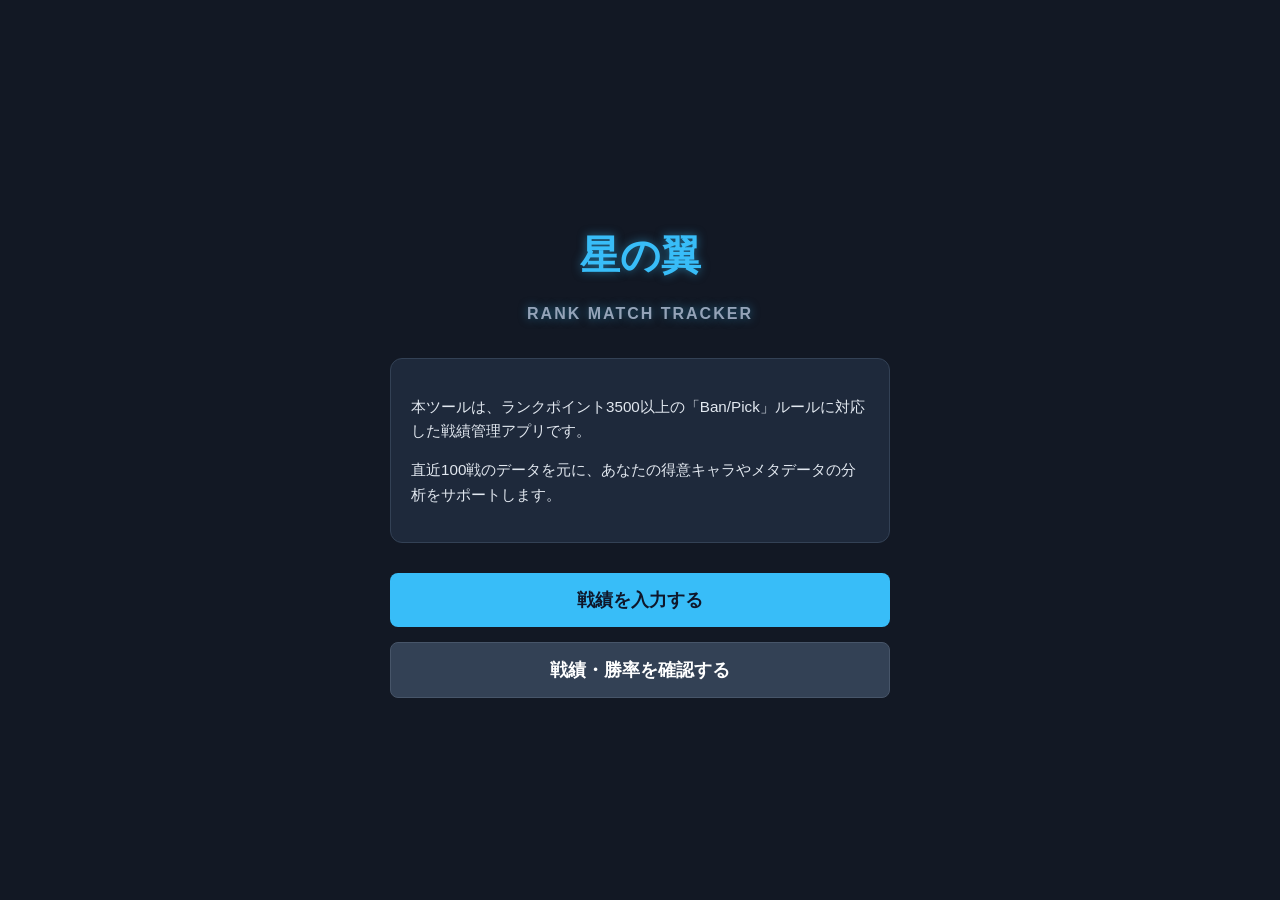
<file: index.html>
<!DOCTYPE html>
<html lang="ja">
<head>
    <meta charset="UTF-8">
    <meta name="viewport" content="width=device-width, initial-scale=1.0">
    <title>星の翼 戦績管理ツール</title>
    <link rel="stylesheet" href="index.css">
</head>
<body>
    <div class="container">
        <h1>星の翼<br><span class="subtitle">RANK MATCH TRACKER</span></h1>

        <div class="description-card">
            <p>本ツールは、ランクポイント3500以上の「Ban/Pick」ルールに対応した戦績管理アプリです。</p>
            <p>直近100戦のデータを元に、あなたの得意キャラやメタデータの分析をサポートします。</p>
        </div>

        <div class="menu-buttons">
            <a href="input.html" class="btn btn-primary">戦績を入力する</a>
            <a href="history.html" class="btn btn-secondary">戦績・勝率を確認する</a>
        </div>
    </div>
</body>
</html>
</file>
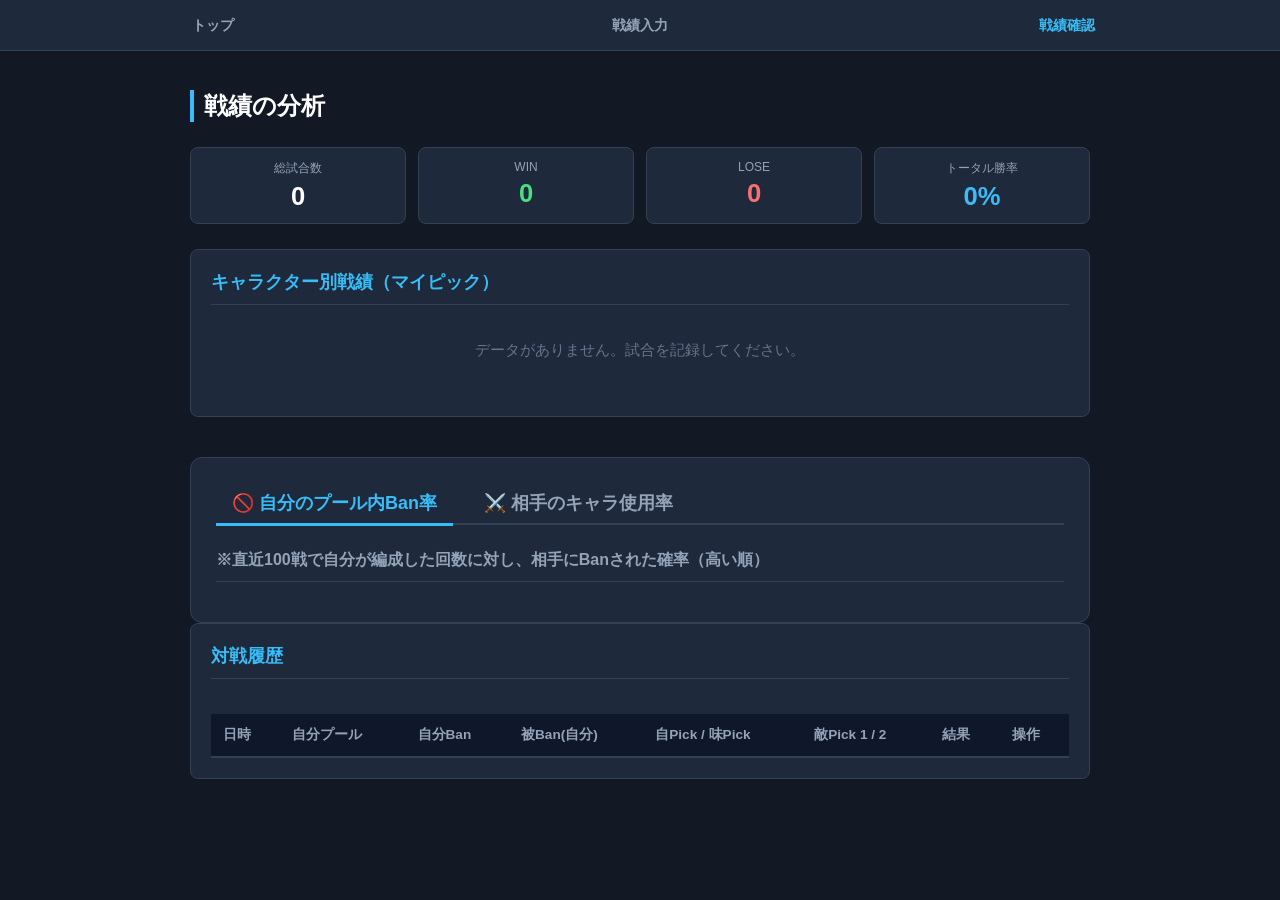
<file: history.html>
<!DOCTYPE html>
<html lang="ja">
<head>
    <meta charset="UTF-8">
    <meta name="viewport" content="width=device-width, initial-scale=1.0">
    <title>戦績確認 - 星の翼</title>
    <link rel="stylesheet" href="history.css">
</head>
<body>
    <nav class="navbar">
        <a href="index.html">トップ</a>
        <a href="input.html">戦績入力</a>
        <a href="history.html" class="active">戦績確認</a>
    </nav>

    <div class="container">
        <h2>戦績の分析</h2>

        <div class="summary-grid">
            <div class="summary-card">
                <div class="summary-label">総試合数</div>
                <div class="summary-value" id="total-matches">0</div>
            </div>
            <div class="summary-card text-win">
                <div class="summary-label">WIN</div>
                <div class="summary-value" id="total-wins">0</div>
            </div>
            <div class="summary-card text-lose">
                <div class="summary-label">LOSE</div>
                <div class="summary-value" id="total-loses">0</div>
            </div>
            <div class="summary-card text-rate">
                <div class="summary-label">トータル勝率</div>
                <div class="summary-value" id="win-rate">0%</div>
            </div>
        </div>

        <div class="section-box">
            <h3>キャラクター別戦績（マイピック）</h3>
            <div class="char-stats-list" id="char-stats-container">
                <p class="no-data">データがありません。試合を記録してください。</p>
            </div>
        </div>

        <div class="stats-section" style="margin-top: 40px; background: #1e293b; padding: 25px; border-radius: 12px; border: 1px solid #334155;">

            <div class="tab-navigation" style="display: flex; gap: 15px; margin-bottom: 25px; border-bottom: 2px solid #334155; padding-bottom: 10px;">
                <button type="button" class="tab-trigger active-tab" data-target="tab-ban" style="background: none; border: none; color: #38bdf8; font-size: 18px; font-weight: bold; cursor: pointer; padding: 8px 16px; border-bottom: 3px solid #38bdf8; margin-bottom: -13px; transition: all 0.2s;">
                    🚫 自分のプール内Ban率
                </button>
                <button type="button" class="tab-trigger" data-target="tab-enemy" style="background: none; border: none; color: #94a3b8; font-size: 18px; font-weight: bold; cursor: pointer; padding: 8px 16px; border-bottom: 3px solid transparent; margin-bottom: -13px; transition: all 0.2s;">
                    ⚔️ 相手のキャラ使用率
                </button>
            </div>

            <div id="tab-ban" class="tab-pane">
                <h3 style="font-size: 16px; color: #94a3b8; margin-bottom: 15px;">※直近100戦で自分が編成した回数に対し、相手にBanされた確率（高い順）</h3>
                <div id="ban-stats-container">
                    </div>
            </div>

            <div id="tab-enemy" class="tab-pane" style="display: none;">
                <h3 style="font-size: 16px; color: #94a3b8; margin-bottom: 15px;">※直近100戦で相手がピックした全キャラの中での選出シェア（高い順）</h3>
                <div id="enemy-stats-container">
                    </div>
            </div>

        </div>

        <div class="section-box">
            <h3>対戦履歴</h3>
            <div class="table-responsive">
                <div class="csv-actions" style="display: flex; justify-content: space-between; align-items: center; margin-bottom: 20px;">
                    <button type="button" class="btn-small btn-danger" id="btn-delete-all">全戦績をリセット</button>
                    <div style="display: flex; gap: 10px;">
                        </div>
                </div>

                <table class="history-table">
                    <thead>
                        <tr>
                            <th>日時</th>
                            <th>自分プール</th>
                            <th>自分Ban</th>
                            <th>被Ban(自分)</th>
                            <th>自Pick / 味Pick</th>
                            <th>敵Pick 1 / 2</th>
                            <th>結果</th>
                            <th>操作</th> </tr>
                    </thead>
                    <tbody id="history-table-body">
                        </tbody>
                </table>
            </div>
        </div>
    </div>

    <script src="history.js"></script>
</body>
</html>
</file>
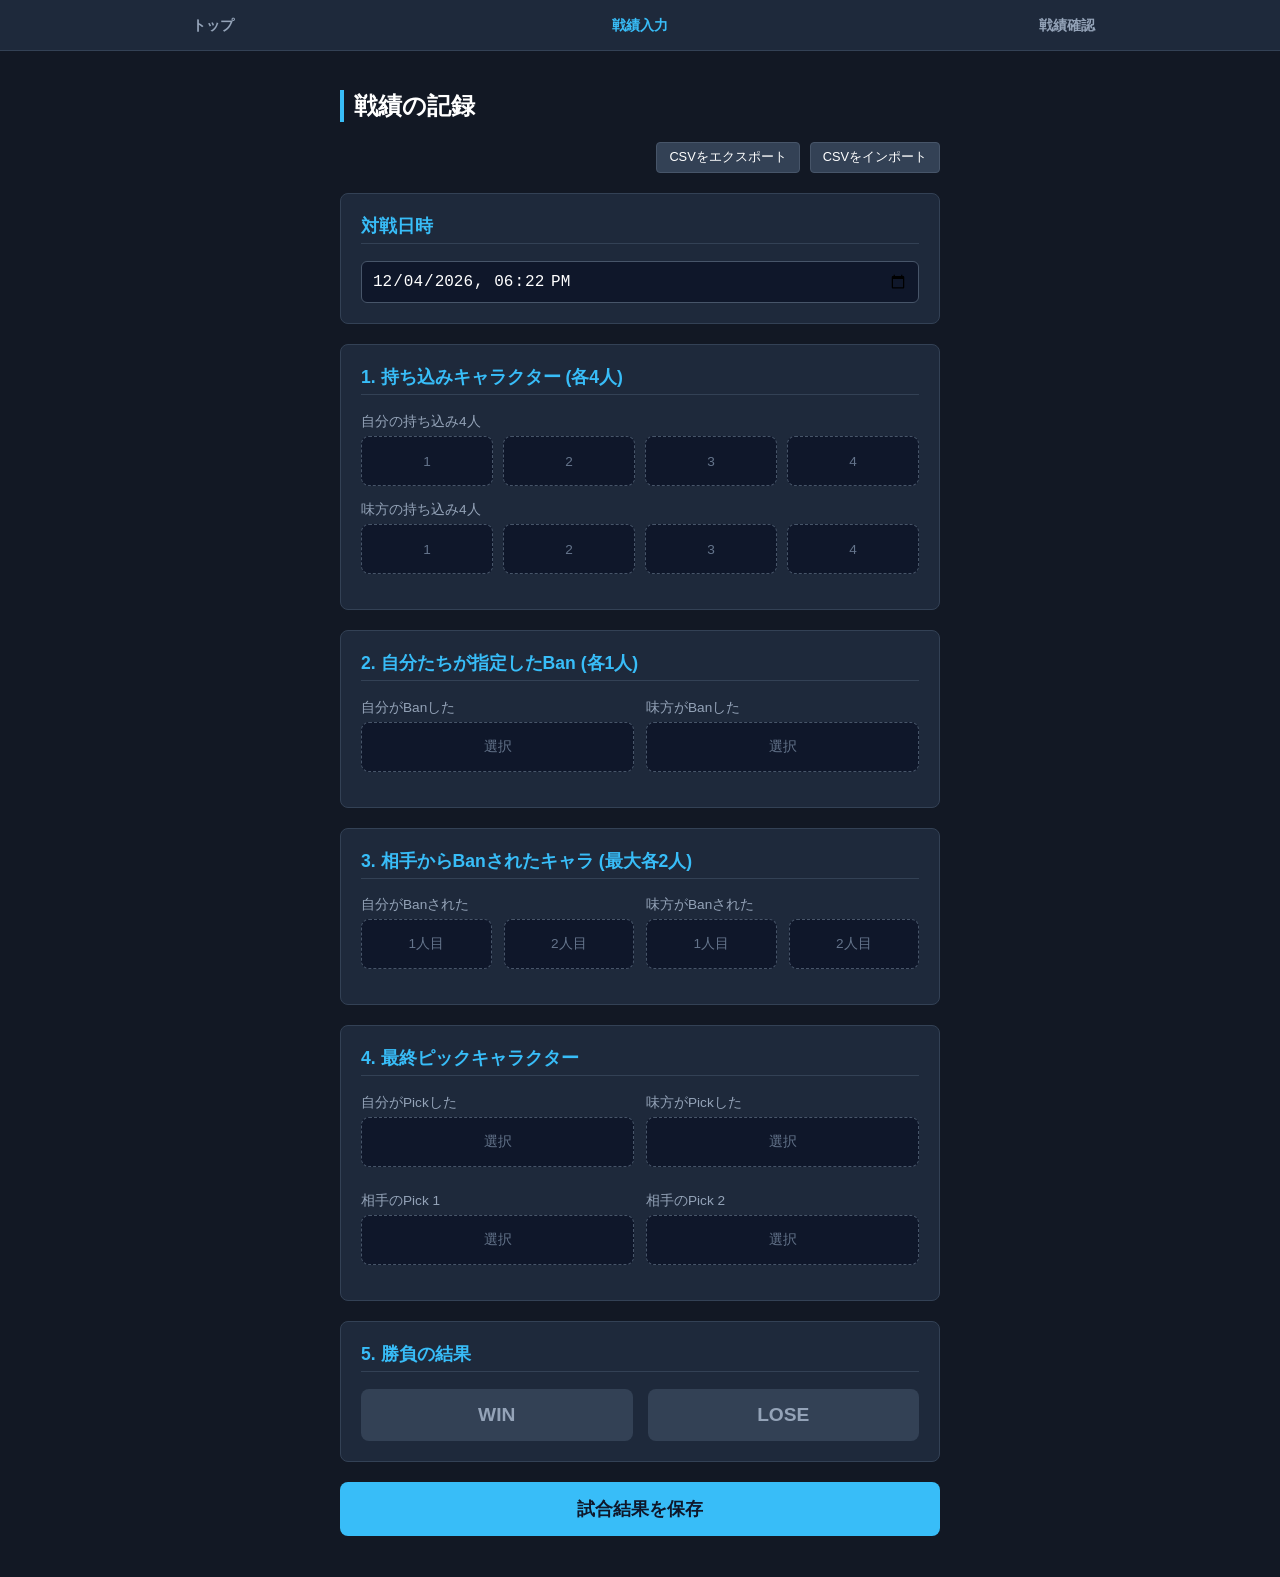
<file: input.html>
<!DOCTYPE html>
<html lang="ja">
<head>
    <meta charset="UTF-8">
    <meta name="viewport" content="width=device-width, initial-scale=1.0">
    <title>戦績入力 - 星の翼</title>
    <link rel="stylesheet" href="input.css">
</head>
<body>
    <nav class="navbar">
        <a href="index.html">トップ</a>
        <a href="input.html" class="active">戦績入力</a>
        <a href="history.html">戦績確認</a>
    </nav>

    <div class="container">
        <h2>戦績の記録</h2>

        <div class="csv-actions">
            <button type="button" class="btn-small" onclick="exportCSV()">CSVをエクスポート</button>
            <label class="btn-small file-label">
                CSVをインポート
                <input type="file" id="csv-file" accept=".csv" onchange="importCSV(this)" style="display:none;">
            </label>
        </div>

        <form id="match-form">
            <div class="form-section">
                <h3>対戦日時</h3>
                <input type="datetime-local" id="match-date" class="form-control" required>
            </div>

            <div class="form-section">
                <h3>1. 持ち込みキャラクター (各4人)</h3>
                <div class="form-group">
                    <label>自分の持ち込み4人</label>
                    <div class="pool-grid">
                        <button type="button" class="btn-char-select" data-id="my-pool-1">1</button>
                        <input type="hidden" id="my-pool-1" required>
                        <button type="button" class="btn-char-select" data-id="my-pool-2">2</button>
                        <input type="hidden" id="my-pool-2" required>
                        <button type="button" class="btn-char-select" data-id="my-pool-3">3</button>
                        <input type="hidden" id="my-pool-3" required>
                        <button type="button" class="btn-char-select" data-id="my-pool-4">4</button>
                        <input type="hidden" id="my-pool-4" required>
                    </div>
                </div>
                <div class="form-group">
                    <label>味方の持ち込み4人</label>
                    <div class="pool-grid">
                        <button type="button" class="btn-char-select" data-id="teammate-pool-1">1</button>
                        <input type="hidden" id="teammate-pool-1" required>
                        <button type="button" class="btn-char-select" data-id="teammate-pool-2">2</button>
                        <input type="hidden" id="teammate-pool-2" required>
                        <button type="button" class="btn-char-select" data-id="teammate-pool-3">3</button>
                        <input type="hidden" id="teammate-pool-3" required>
                        <button type="button" class="btn-char-select" data-id="teammate-pool-4">4</button>
                        <input type="hidden" id="teammate-pool-4" required>
                    </div>
                </div>
            </div>

            <div class="form-section">
                <h3>2. 自分たちが指定したBan (各1人)</h3>
                <div class="grid-2col">
                    <div class="form-group">
                        <label>自分がBanした</label>
                        <button type="button" class="btn-char-select" data-id="my-ban">選択</button>
                        <input type="hidden" id="my-ban" required>
                    </div>
                    <div class="form-group">
                        <label>味方がBanした</label>
                        <button type="button" class="btn-char-select" data-id="teammate-ban">選択</button>
                        <input type="hidden" id="teammate-ban" required>
                    </div>
                </div>
            </div>

            <div class="form-section">
                <h3>3. 相手からBanされたキャラ (最大各2人)</h3>
                <div class="grid-2col">
                    <div class="form-group">
                        <label>自分がBanされた</label>
                        <div class="grid-2col">
                            <button type="button" class="btn-char-select" data-id="my-banned-1">1人目</button>
                            <input type="hidden" id="my-banned-1">
                            <button type="button" class="btn-char-select" data-id="my-banned-2">2人目</button>
                            <input type="hidden" id="my-banned-2">
                        </div>
                    </div>
                    <div class="form-group">
                        <label>味方がBanされた</label>
                        <div class="grid-2col">
                            <button type="button" class="btn-char-select" data-id="teammate-banned-1">1人目</button>
                            <input type="hidden" id="teammate-banned-1">
                            <button type="button" class="btn-char-select" data-id="teammate-banned-2">2人目</button>
                            <input type="hidden" id="teammate-banned-2">
                        </div>
                    </div>
                </div>
            </div>

            <div class="form-section">
                <h3>4. 最終ピックキャラクター</h3>
                <div class="grid-2col">
                    <div class="form-group">
                        <label>自分がPickした</label>
                        <button type="button" class="btn-char-select" data-id="my-pick">選択</button>
                        <input type="hidden" id="my-pick" required>
                    </div>
                    <div class="form-group">
                        <label>味方がPickした</label>
                        <button type="button" class="btn-char-select" data-id="teammate-pick">選択</button>
                        <input type="hidden" id="teammate-pick" required>
                    </div>
                </div>
                <div class="grid-2col" style="margin-top: 10px;">
                    <div class="form-group">
                        <label>相手のPick 1</label>
                        <button type="button" class="btn-char-select" data-id="enemy-pick-1">選択</button>
                        <input type="hidden" id="enemy-pick-1" required>
                    </div>
                    <div class="form-group">
                        <label>相手のPick 2</label>
                        <button type="button" class="btn-char-select" data-id="enemy-pick-2">選択</button>
                        <input type="hidden" id="enemy-pick-2" required>
                    </div>
                </div>
            </div>

            <div class="form-section">
                <h3>5. 勝負の結果</h3>
                <div class="result-toggle">
                    <button type="button" class="btn-result btn-win" id="btn-win">WIN</button>
                    <button type="button" class="btn-result btn-lose" id="btn-lose">LOSE</button>
                </div>
            </div>

            <button type="submit" class="btn btn-submit">試合結果を保存</button>
        </form>
    </div>

    <div class="modal-overlay" id="char-modal">
        <div class="modal-content">
            <div class="modal-header">
                <h3>キャラクターを選択</h3>
                <button type="button" class="modal-close" id="modal-close-btn">×</button>
            </div>
            
            <div class="modal-tabs">
                <button type="button" class="modal-tab active" data-cost="ALL">ALL</button>
                <button type="button" class="modal-tab" data-cost="3.0">3.0</button>
                <button type="button" class="modal-tab" data-cost="2.5">2.5</button>
                <button type="button" class="modal-tab" data-cost="2.0">2.0</button>
                <button type="button" class="modal-tab" data-cost="1.5">1.5</button>
            </div>

            <div class="char-selection-grid" id="modal-char-grid"></div>
            <button type="button" class="btn-clear-select" id="btn-clear-selection">選択をクリア</button>
        </div>
    </div>

    <script src="input.js"></script>
</body>
</html>
</file>
<file: index.css>
/* 全画面共通の基本設定 */
body {
    margin: 0;
    padding: 0;
    background-color: #121824;
    color: #e2e8f0;
    font-family: 'Helvetica Neue', Arial, sans-serif;
    display: flex;
    justify-content: center;
    align-items: center;
    min-height: 100vh;
}

.container {
    max-width: 500px;
    width: 90%;
    text-align: center;
    padding: 20px;
}

h1 {
    font-size: 2.5rem;
    color: #38bdf8;
    margin-bottom: 5px;
    text-shadow: 0 0 10px rgba(56, 189, 248, 0.5);
}

.subtitle {
    font-size: 1rem;
    color: #94a3b8;
    letter-spacing: 2px;
}

.description-card {
    background-color: #1e293b;
    border: 1px solid #334155;
    border-radius: 12px;
    padding: 20px;
    margin: 30px 0;
    text-align: left;
    line-height: 1.6;
    font-size: 0.95rem;
}

.menu-buttons {
    display: flex;
    flex-direction: column;
    gap: 15px;
}

/* ボタンの共通デザイン */
.btn {
    display: block;
    padding: 15px;
    border-radius: 8px;
    font-weight: bold;
    text-decoration: none;
    font-size: 1.1rem;
    transition: all 0.2s ease;
}

.btn-primary {
    background-color: #38bdf8;
    color: #0f172a;
}

.btn-primary:hover {
    background-color: #7dd3fc;
    transform: translateY(-2px);
}

.btn-secondary {
    background-color: #334155;
    color: #ffffff;
    border: 1px solid #475569;
}

.btn-secondary:hover {
    background-color: #475569;
    transform: translateY(-2px);
}

/* 🌟 削除ボタン関連のスタイル */
.btn-danger {
    background: #450a0a !important;
    border: 1px solid #7f1d1d !important;
    color: #f87171 !important;
}
.btn-danger:hover {
    background: #7f1d1d !important;
    color: #ffffff !important;
}

/* 行ごとの削除ボタン */
.btn-delete-row {
    background: #27272a;
    border: 1px solid #3f3f46;
    color: #a1a1aa;
    padding: 4px 8px;
    border-radius: 4px;
    cursor: pointer;
    font-size: 0.75rem;
    transition: all 0.15s;
}
.btn-delete-row:hover {
    background: #7f1d1d;
    border-color: #b91c1c;
    color: #ffffff;
}
</file>
<file: history.css>
/* ==========================================================================
   📱 history.css (スマートフォン最適化 完全版)
   ========================================================================== */

/* (前半の navbar, container, summary-grid などの基本スタイルはそのまま維持) */

body {
    margin: 0; padding: 0; background-color: #121824; color: #e2e8f0;
    font-family: Arial, sans-serif; padding-top: 70px;
}
.navbar {
    position: fixed; top: 0; left: 0; right: 0; height: 50px;
    background-color: #1e293b; display: flex; justify-content: space-around;
    align-items: center; border-bottom: 1px solid #334155; z-index: 100;
}
.navbar a { flex: 1; text-align: center; line-height: 50px; color: #94a3b8; text-decoration: none; font-weight: bold; font-size: 0.9rem; }
.navbar a.active { color: #38bdf8; }
.container { max-width: 900px; margin: 0 auto; padding: 0 12px 40px 12px; }

h2 { color: #ffffff; border-left: 4px solid #38bdf8; padding-left: 10px; font-size: 1.5rem; margin-bottom: 25px; }
h3 { margin-top: 0; color: #38bdf8; font-size: 1.1rem; border-bottom: 1px solid #334155; padding-bottom: 10px; margin-bottom: 15px; }
.section-box { background: #1e293b; padding: 20px; border-radius: 8px; margin-bottom: 25px; border: 1px solid #334155; }
.no-data { text-align: center; color: #64748b; padding: 20px 0; font-size: 0.95rem; }

/* 📊 総合サマリーカード */
.summary-grid { display: grid; grid-template-columns: repeat(4, 1fr); gap: 12px; margin-bottom: 25px; }
.summary-card { background: #1e293b; border: 1px solid #334155; padding: 12px; border-radius: 8px; text-align: center; }
.summary-label { font-size: 0.75rem; color: #94a3b8; margin-bottom: 5px; }
.summary-value { font-size: 1.6rem; font-weight: bold; color: #ffffff; }
.text-win .summary-value { color: #4ade80; }
.text-lose .summary-value { color: #f87171; }
.text-rate .summary-value { color: #38bdf8; }

@media (max-width: 600px) { 
    .summary-grid { grid-template-columns: repeat(2, 1fr); gap: 10px; } 
}

/* 🏆 キャラクター別勝率 */
.char-stats-row { display: flex; align-items: center; background: #0f172a; padding: 10px 15px; border-radius: 6px; margin-bottom: 10px; border: 1px solid #334155; }
.char-stats-info { display: flex; align-items: center; gap: 12px; width: 130px; flex-shrink: 0; }
.char-mini-icon { width: 35px; height: 35px; position: relative; }
.char-mini-icon img { width: 100%; height: 100%; object-fit: cover; border-radius: 50%; border: 1px solid #38bdf8; }
.char-mini-placeholder { width: 100%; height: 100%; background: #334155; border-radius: 50%; display: none; justify-content: center; align-items: center; font-size: 0.9rem; color: #38bdf8; font-weight: bold; }
.char-stats-name { font-weight: bold; font-size: 0.9rem; }
.char-stats-bar-container { flex-grow: 1; margin: 0 15px; background: #1e293b; height: 12px; border-radius: 6px; overflow: hidden; position: relative; }
.char-stats-bar { height: 100%; background: #38bdf8; border-radius: 6px; transition: width 0.3s; }
.char-stats-bar.high-rate { background: #4ade80; }
.char-stats-nums { width: 130px; text-align: right; font-size: 0.85rem; color: #94a3b8; flex-shrink: 0; }
.char-stats-rate { font-size: 1rem; font-weight: bold; color: #ffffff; margin-left: 4px; }

@media (max-width: 550px) {
    .char-stats-row { flex-wrap: wrap; padding: 10px; }
    .char-stats-bar-container { width: 100%; order: 3; margin: 10px 0 0 0; }
    .char-stats-nums { flex-grow: 1; }
}

/* 📜 PC用：対戦履歴テーブルの基本スタイル */
.table-responsive { overflow-x: auto; }
.history-table { width: 100%; border-collapse: collapse; text-align: left; font-size: 0.85rem; }
.history-table th { background: #0f172a; color: #94a3b8; padding: 12px; border-bottom: 2px solid #334155; }
.history-table td { padding: 12px; border-bottom: 1px solid #334155; vertical-align: middle; }
.history-table tr:hover { background: rgba(255,255,255,0.02); }
.badge-win { color: #4ade80; font-weight: bold; background: rgba(74, 222, 128, 0.1); padding: 4px 8px; border-radius: 4px; }
.badge-lose { color: #f87171; font-weight: bold; background: rgba(248, 113, 113, 0.1); padding: 4px 8px; border-radius: 4px; }
.text-pool-muted { color: #64748b; font-size: 0.75rem; display: block; margin-top: 2px; }
.text-ban-strikethrough { color: #94a3b8; text-decoration: line-through; opacity: 0.6; }

/* 🌟🌟 魔法のレスポンシブ：タブレット・スマホ（幅768px以下）での挙動 🌟🌟 */
@media (max-width: 768px) {
    /* テーブルの「表」としての構造を破壊し、ブロック要素化する */
    .history-table, 
    .history-table thead, 
    .history-table tbody, 
    .history-table th, 
    .history-table td, 
    .history-table tr { 
        display: block; 
    }
    
    /* 見出し（ヘッダー行）はスマホでは邪魔なので非表示に */
    .history-table thead { 
        display: none; 
    }
    
    /* 1ペアの試合（行）を1つの独立した「カード」に変身させる */
    .history-table tr {
        background: #0f172a;
        border: 1px solid #334155;
        border-radius: 8px;
        padding: 10px;
        margin-bottom: 15px;
        position: relative; /* WIN/LOSEや削除ボタンの配置用 */
    }
    
    /* 各セル（項目）の調整。左側に擬似要素で「項目名」を固定表示する */
    .history-table td {
        border: none;
        border-bottom: 1px solid rgba(51, 65, 85, 0.4);
        padding: 8px 5px 8px 110px; /* 左側に大きな余白を作って文字を載せる */
        position: relative;
        text-align: left;
        min-height: 32px;
    }
    
    /* 最後の項目（削除ボタン）のアンダーラインは不要 */
    .history-table td:last-child {
        border-bottom: none;
    }
    
    /* CSSだけで左側にタイトル（見出し）を出現させる魔法 */
    .history-table td::before {
        position: absolute;
        left: 10px;
        top: 8px;
        width: 90px;
        color: #64748b;
        font-weight: bold;
        font-size: 0.8rem;
    }
    
    /* 何番目のtd番目かによってタイトルを書き換える */
    .history-table td:nth-child(1)::before { content: "📅 日時"; }
    .history-table td:nth-child(2)::before { content: "👥 持ち込み"; }
    .history-table td:nth-child(3)::before { content: "🔨 自チームBan"; }
    .history-table td:nth-child(4)::before { content: "❌ 相手からのBan"; }
    .history-table td:nth-child(5)::before { content: "⭐ ピック(自/味)"; }
    .history-table td:nth-child(6)::before { content: "👹 相手のピック"; }
    .history-table td:nth-child(7)::before { content: "🏆 試合結果"; }
    .history-table td:nth-child(8)::before { content: "⚙️ 操作"; }

    /* 試合結果（WIN/LOSE）を目立たせる微調整 */
    .history-table td:nth-child(7) {
        font-size: 1rem;
    }
}

/* 🌟 削除ボタン関連のスタイル（前回同様） */
.btn-danger { background: #450a0a !important; border: 1px solid #7f1d1d !important; color: #f87171 !important; }
.btn-danger:hover { background: #7f1d1d !important; color: #ffffff !important; }
.btn-delete-row { background: #27272a; border: 1px solid #3f3f46; color: #a1a1aa; padding: 6px 12px; border-radius: 4px; cursor: pointer; font-size: 0.8rem; width: 100%; text-align: center; box-sizing: border-box;}
.btn-delete-row:hover { background: #7f1d1d; border-color: #b91c1c; color: #ffffff; }
</file>
<file: input.css>
body {
    margin: 0; padding: 0; background-color: #121824; color: #e2e8f0;
    font-family: Arial, sans-serif; padding-top: 70px;
}
.navbar {
    position: fixed; top: 0; left: 0; right: 0; height: 50px;
    background-color: #1e293b; display: flex; justify-content: space-around;
    align-items: center; border-bottom: 1px solid #334155; z-index: 100;
}
/* スマホのメニュー文字が溢れないよう等幅に */
.navbar a {
    flex: 1; text-align: center; line-height: 50px;
    color: #94a3b8; text-decoration: none; font-weight: bold; font-size: 0.9rem;
}
.navbar a.active { color: #38bdf8; }
.container { max-width: 600px; margin: 0 auto; padding: 0 12px 40px 12px; } /* 左右余白を狭く */
.csv-actions { display: flex; gap: 10px; margin-bottom: 20px; justify-content: flex-end;}
.btn-small { background: #334155; border: 1px solid #475569; color: white; padding: 6px 12px; border-radius: 4px; cursor: pointer; font-size: 0.8rem;}
.form-section { background: #1e293b; padding: 20px; border-radius: 8px; margin-bottom: 20px; border: 1px solid #334155; }
h2 { color: #ffffff; border-left: 4px solid #38bdf8; padding-left: 10px; font-size: 1.5rem; }
h3 { margin-top: 0; color: #38bdf8; font-size: 1.1rem; border-bottom: 1px solid #334155; padding-bottom: 5px; }
.form-group { margin-bottom: 15px; }
.form-group label { display: block; font-size: 0.85rem; color: #94a3b8; margin-bottom: 5px; }
.form-control { width: 100%; padding: 10px; background-color: #0f172a; border: 1px solid #475569; border-radius: 6px; color: #ffffff; font-size: 1rem; box-sizing: border-box; }

/* 各種グリッドシステム */
.grid-2col { display: grid; grid-template-columns: 1fr 1fr; gap: 12px; }
.pool-grid { display: grid; grid-template-columns: repeat(4, 1fr); gap: 10px; }
/* 🌟 スマホ画面（幅480px以下）での微調整 */
@media (max-width: 480px) {
    h2 { font-size: 1.3rem; margin-bottom: 15px; }
    .form-section { padding: 15px 12px; margin-bottom: 15px; }
    
    /* 持ち込み4人プールのボタンが潰れないように調整 */
    .pool-grid { gap: 6px; }
    
    .btn-char-select {
        min-height: 60px; /* タップしやすい高さを確保 */
        padding: 4px 2px;
    }
    
    /* スマホでは選択後のキャラ名を極小にしてアイコンを限界まで活かす */
    .btn-char-name-text {
        font-size: 0.65rem;
        transform: scale(0.9);
    }
    
    /* ボタンの中の丸アイコンを少しだけコンパクトに */
    .btn-char-select .char-img-container {
        width: 34px;
        height: 34px;
    }

    /* ポップアップ（モーダル）をスマホ画面いっぱいに広げてキャラを選びやすく */
    .modal-content {
        width: 95%;
        max-height: 90vh;
        padding: 15px;
    }
    .char-selection-grid {
        grid-template-columns: repeat(3, 1fr); /* 横3並びを維持 */
        gap: 8px;
    }
    .char-img-container {
        width: 48px;
        height: 48px;
    }
    .char-name-label {
        font-size: 0.75rem;
    }
}

/* 🌟 キャラクター選択ボタン（初期状態） */
.btn-char-select {
    width: 100%; min-height: 50px; background-color: #0f172a; border: 1px dashed #475569;
    border-radius: 8px; color: #64748b; cursor: pointer; font-size: 0.85rem;
    display: flex; flex-direction: column; align-items: center; justify-content: center;
    gap: 4px; padding: 8px 4px; box-sizing: border-box; transition: all 0.2s;
}
.btn-char-select:hover { border-color: #38bdf8; color: #ffffff; }

/* 🌟 キャラクター選択後のボタン状態（アイコン化） */
.btn-char-select.selected-active {
    border-style: solid; border-color: #38bdf8; background-color: rgba(56, 189, 248, 0.03);
    color: #e2e8f0; font-weight: normal;
}
.btn-char-name-text { font-size: 0.8rem; text-align: center; white-space: nowrap; overflow: hidden; text-overflow: ellipsis; width: 100%; }

/* ボタンの中に埋め込まれるアイコン画像用の調整 */
.btn-char-select .char-img-container { width: 40px; height: 40px; margin: 0; }
.btn-char-select .char-icon-img { border-color: #38bdf8; }

/* ポップアップ（モーダル） */
.modal-overlay { position: fixed; top: 0; left: 0; width: 100%; height: 100%; background-color: rgba(0, 0, 0, 0.7); display: flex; justify-content: center; align-items: center; z-index: 1000; opacity: 0; pointer-events: none; transition: opacity 0.2s ease;}
.modal-overlay.open { opacity: 1; pointer-events: auto; }
.modal-content { background-color: #1e293b; width: 90%; max-width: 450px; max-height: 80vh; border-radius: 12px; border: 1px solid #334155; padding: 20px; display: flex; flex-direction: column; box-shadow: 0 10px 25px rgba(0,0,0,0.5);}
.modal-header { display: flex; justify-content: space-between; align-items: center; margin-bottom: 15px; }
.modal-close { background: none; border: none; color: #94a3b8; font-size: 1.8rem; cursor: pointer; }

/* コストタブ */
.modal-tabs { display: flex; gap: 4px; margin-bottom: 15px; border-bottom: 1px solid #334155; padding-bottom: 10px; }
.modal-tab { background-color: #0f172a; border: 1px solid #475569; color: #94a3b8; padding: 8px 0; border-radius: 6px; cursor: pointer; font-size: 0.85rem; font-weight: bold; flex: 1; text-align: center; }
.modal-tab.active { background-color: #38bdf8; border-color: #38bdf8; color: #0f172a; }

/* ポップアップ内アイコン用コンテナ＆共通パーツ */
.char-selection-grid { display: grid; grid-template-columns: repeat(3, 1fr); gap: 12px; overflow-y: auto; padding: 10px 5px; margin-bottom: 15px; }
.modal-char-item { background-color: #0f172a; border: 1px solid #475569; border-radius: 8px; padding: 10px; text-align: center; cursor: pointer; }
.modal-char-item:hover { border-color: #38bdf8; background-color: #131e35; }
.char-img-container { width: 55px; height: 55px; margin: 0 auto 8px auto; position: relative; display: flex; justify-content: center; align-items: center; }
.char-icon-img { width: 110%; height: 110%; object-fit: cover; border-radius: 30%; border: 1px solid #38bdf8; box-sizing: border-box; }
.char-img-placeholder { width: 100%; height: 100%; background-color: #334155; border-radius: 50%; display: none; justify-content: center; align-items: center; font-size: 1.2rem; color: #38bdf8; font-weight: bold; box-sizing: border-box; border: 1px solid #475569; }
.char-name-label { font-size: 0.85rem; color: #e2e8f0; }
.char-cost-label { font-size: 0.75rem; color: #38bdf8; margin-left: 3px; font-weight: bold; }
.btn-clear-select { background: #450a0a; color: #f87171; border: 1px solid #7f1d1d; padding: 10px; border-radius: 6px; cursor: pointer; font-weight: bold;}

/* 勝敗＆送信ボタン */
.result-toggle { display: flex; gap: 15px; }
.btn-result { flex: 1; padding: 15px; font-size: 1.2rem; font-weight: bold; border: none; border-radius: 8px; cursor: pointer; background: #334155; color: #94a3b8; }
.btn-result.win-active { background: #15803d; color: white; box-shadow: 0 0 10px rgba(21, 128, 61, 0.5); }
.btn-result.lose-active { background: #b91c1c; color: white; box-shadow: 0 0 10px rgba(185, 28, 28, 0.5); }
.btn { display: block; text-align: center; font-weight: bold; text-decoration: none; border-radius: 8px; }
.btn-submit { background: #38bdf8; color: #0f172a; width: 100%; border: none; cursor: pointer; padding: 15px; font-size: 1.1rem; margin-top: 10px;}
</file>
